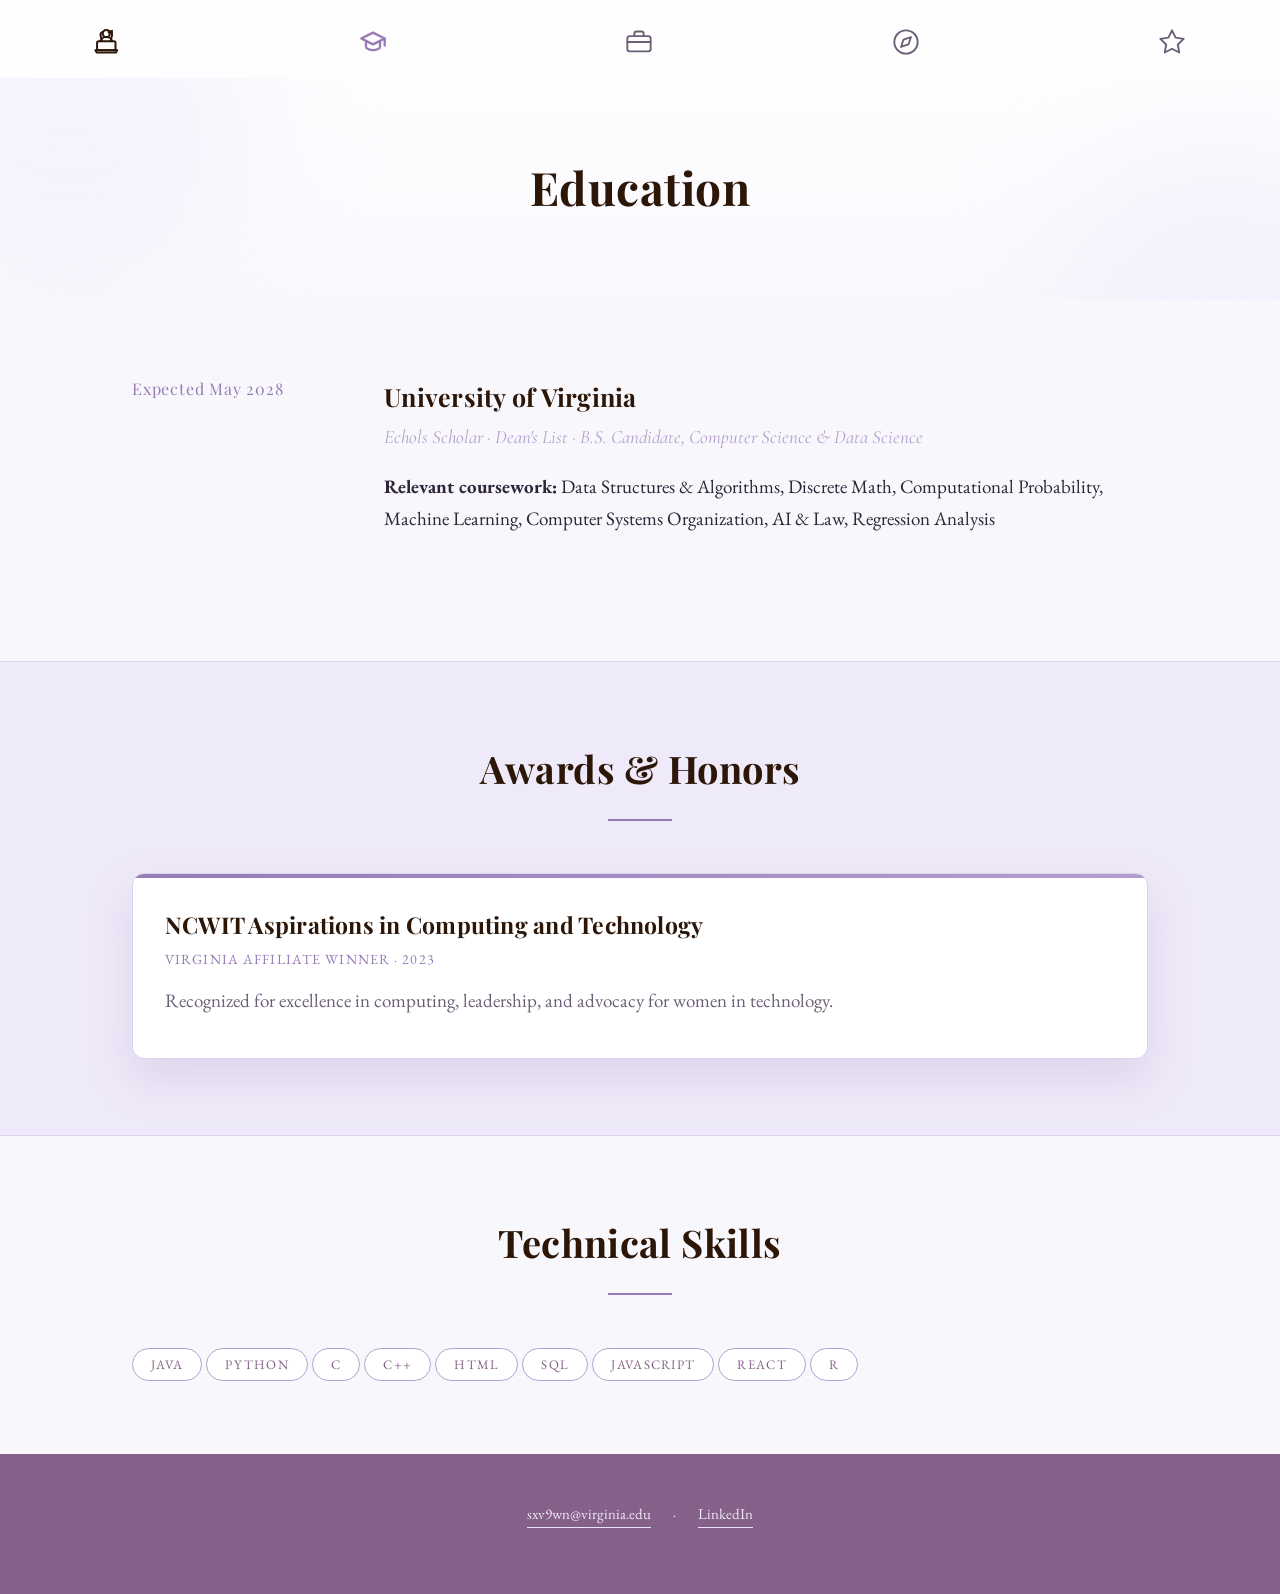
<file: education.html>
<!DOCTYPE html>
<html lang="en">
<head>
<meta charset="UTF-8" />
<meta name="viewport" content="width=device-width, initial-scale=1.0" />
<title>Education — Madison Xu</title>
<link rel="preconnect" href="https://fonts.googleapis.com">
<link href="https://fonts.googleapis.com/css2?family=Playfair+Display:ital,wght@0,600;0,700;1,600&family=Cormorant+Garamond:ital,wght@0,500;1,500&family=EB+Garamond:ital,wght@0,400;0,600;1,400&display=swap" rel="stylesheet">
<link rel="stylesheet" href="styles.css" />
</head>
<body>

<nav class="site-nav">
  <div class="nav-pill">
    <a href="index.html" class="brand-mark" aria-label="Madison Xu — Home"><svg viewBox="0 0 24 24" fill="none" stroke="currentColor" stroke-width="1.4" stroke-linecap="round" stroke-linejoin="round"><path d="M14.2 4.8c1.1.5 1.6 1.6 1.3 2.8-.3 1.2-.7 2.3-.9 3.4"/><path d="M8.8 4.8c-1.1.5-1.6 1.6-1.3 2.8.3 1.2.7 2.3.9 3.4"/><path d="M13.2 4.1 14.4 4.7 13.2 5.3"/><path d="M15.6 4.1 14.4 4.7 15.6 5.3"/><circle cx="11.5" cy="6" r="2.5"/><path d="M7.5 11.5c0-1.8 1.8-3 4-3s4 1.2 4 3"/><rect x="5" y="11.5" width="13" height="6.3" rx="1.1"/><path d="M3.8 17.8h15.4l-1 1.7H4.8z"/></svg></a>
    <div class="nav-links">
      <a href="education.html" aria-label="Education" class="active"><svg class="nav-icon" viewBox="0 0 24 24" fill="none" stroke="currentColor" stroke-width="1.6" stroke-linecap="round" stroke-linejoin="round"><path d="M2 9l10-5 10 5-10 5-10-5Z"/><path d="M6 11v5c0 1.5 2.7 3 6 3s6-1.5 6-3v-5"/><path d="M22 9v6"/></svg></a>
      <a href="projects.html" aria-label="Projects"><svg class="nav-icon" viewBox="0 0 24 24" fill="none" stroke="currentColor" stroke-width="1.6" stroke-linecap="round" stroke-linejoin="round"><rect x="2" y="7" width="20" height="13" rx="2"/><path d="M8 7V5a2 2 0 0 1 2-2h4a2 2 0 0 1 2 2v2"/><path d="M2 12h20"/></svg></a>
      <a href="experience.html" aria-label="Experience"><svg class="nav-icon" viewBox="0 0 24 24" fill="none" stroke="currentColor" stroke-width="1.6" stroke-linecap="round" stroke-linejoin="round"><circle cx="12" cy="12" r="10"/><polygon points="16.24 7.76 14.12 14.12 7.76 16.24 9.88 9.88 16.24 7.76"/></svg></a>
      <a href="extracurriculars.html" aria-label="Extracurriculars"><svg class="nav-icon" viewBox="0 0 24 24" fill="none" stroke="currentColor" stroke-width="1.6" stroke-linecap="round" stroke-linejoin="round"><polygon points="12 2 15.09 8.26 22 9.27 17 14.14 18.18 21.02 12 17.77 5.82 21.02 7 14.14 2 9.27 8.91 8.26 12 2"/></svg></a>
    </div>
  </div>
</nav>

<header class="hero page-hero">
  <div class="container">
    <h1>Education</h1>
  </div>
</header>

<section class="block">
  <div class="container">
    <div class="timeline-item">
      <div class="when">Expected May 2028</div>
      <div>
        <h3>University of Virginia</h3>
        <div class="role">Echols Scholar &middot; Dean's List &middot; B.S. Candidate, Computer Science &amp; Data Science</div>
        <p><strong>Relevant coursework:</strong> Data Structures &amp; Algorithms, Discrete Math, Computational Probability, Machine Learning, Computer Systems Organization, AI &amp; Law, Regression Analysis</p>
      </div>
    </div>
  </div>
</section>

<section class="block alt">
  <div class="container">
    <div class="section-head">
      <h2>Awards &amp; Honors</h2>
      <div class="rule"></div>
    </div>
    <div class="grid">
      <div class="card">
        <h3>NCWIT Aspirations in Computing and Technology</h3>
        <div class="meta">Virginia Affiliate Winner &middot; 2023</div>
        <p>Recognized for excellence in computing, leadership, and advocacy for women in technology.</p>
      </div>
    </div>
  </div>
</section>

<section class="block">
  <div class="container">
    <div class="section-head">
      <h2>Technical Skills</h2>
      <div class="rule"></div>
    </div>
    <div class="tags" style="justify-content:center;">
      <span class="tag">Java</span>
      <span class="tag">Python</span>
      <span class="tag">C</span>
      <span class="tag">C++</span>
      <span class="tag">HTML</span>
      <span class="tag">SQL</span>
      <span class="tag">JavaScript</span>
      <span class="tag">React</span>
      <span class="tag">R</span>
    </div>
  </div>
</section>

<footer>
  <div class="container">
    <div class="contact-line">
      <a href="mailto:sxv9wn@virginia.edu">sxv9wn@virginia.edu</a>
      <span>&middot;</span>
      <a href="#">LinkedIn</a>
    </div>
  </div>
</footer>

</body>
</html>
</file>
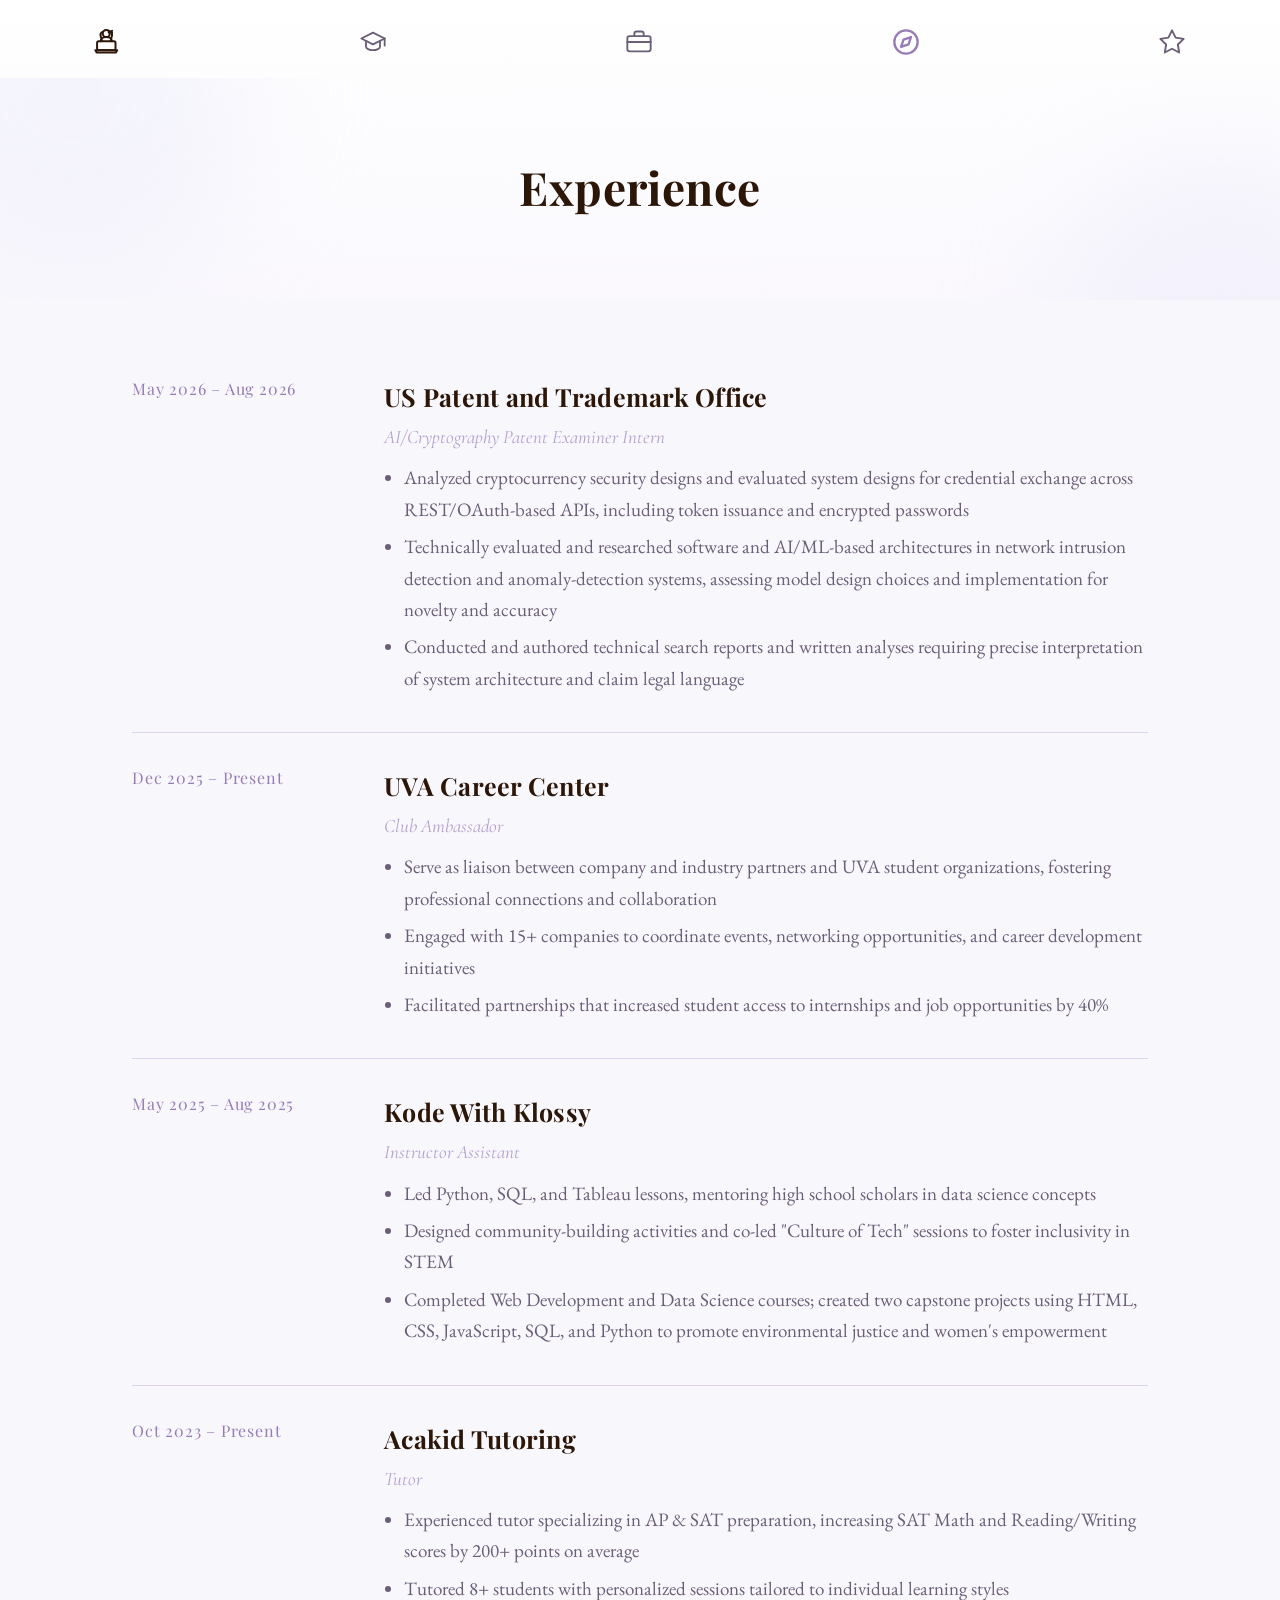
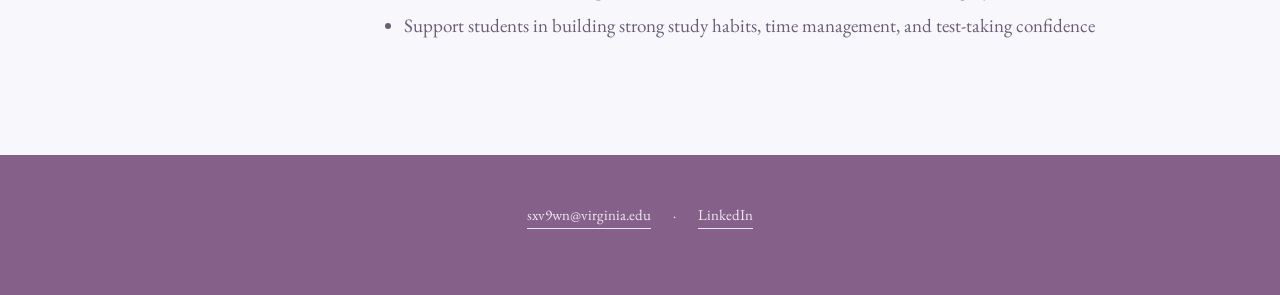
<file: experience.html>
<!DOCTYPE html>
<html lang="en">
<head>
<meta charset="UTF-8" />
<meta name="viewport" content="width=device-width, initial-scale=1.0" />
<title>Experience — Madison Xu</title>
<link rel="preconnect" href="https://fonts.googleapis.com">
<link href="https://fonts.googleapis.com/css2?family=Playfair+Display:ital,wght@0,600;0,700;1,600&family=Cormorant+Garamond:ital,wght@0,500;1,500&family=EB+Garamond:ital,wght@0,400;0,600;1,400&display=swap" rel="stylesheet">
<link rel="stylesheet" href="styles.css" />
</head>
<body>

<nav class="site-nav">
  <div class="nav-pill">
    <a href="index.html" class="brand-mark" aria-label="Madison Xu — Home"><svg viewBox="0 0 24 24" fill="none" stroke="currentColor" stroke-width="1.4" stroke-linecap="round" stroke-linejoin="round"><path d="M14.2 4.8c1.1.5 1.6 1.6 1.3 2.8-.3 1.2-.7 2.3-.9 3.4"/><path d="M8.8 4.8c-1.1.5-1.6 1.6-1.3 2.8.3 1.2.7 2.3.9 3.4"/><path d="M13.2 4.1 14.4 4.7 13.2 5.3"/><path d="M15.6 4.1 14.4 4.7 15.6 5.3"/><circle cx="11.5" cy="6" r="2.5"/><path d="M7.5 11.5c0-1.8 1.8-3 4-3s4 1.2 4 3"/><rect x="5" y="11.5" width="13" height="6.3" rx="1.1"/><path d="M3.8 17.8h15.4l-1 1.7H4.8z"/></svg></a>
    <div class="nav-links">
      <a href="education.html" aria-label="Education"><svg class="nav-icon" viewBox="0 0 24 24" fill="none" stroke="currentColor" stroke-width="1.6" stroke-linecap="round" stroke-linejoin="round"><path d="M2 9l10-5 10 5-10 5-10-5Z"/><path d="M6 11v5c0 1.5 2.7 3 6 3s6-1.5 6-3v-5"/><path d="M22 9v6"/></svg></a>
      <a href="projects.html" aria-label="Projects"><svg class="nav-icon" viewBox="0 0 24 24" fill="none" stroke="currentColor" stroke-width="1.6" stroke-linecap="round" stroke-linejoin="round"><rect x="2" y="7" width="20" height="13" rx="2"/><path d="M8 7V5a2 2 0 0 1 2-2h4a2 2 0 0 1 2 2v2"/><path d="M2 12h20"/></svg></a>
      <a href="experience.html" aria-label="Experience" class="active"><svg class="nav-icon" viewBox="0 0 24 24" fill="none" stroke="currentColor" stroke-width="1.6" stroke-linecap="round" stroke-linejoin="round"><circle cx="12" cy="12" r="10"/><polygon points="16.24 7.76 14.12 14.12 7.76 16.24 9.88 9.88 16.24 7.76"/></svg></a>
      <a href="extracurriculars.html" aria-label="Extracurriculars"><svg class="nav-icon" viewBox="0 0 24 24" fill="none" stroke="currentColor" stroke-width="1.6" stroke-linecap="round" stroke-linejoin="round"><polygon points="12 2 15.09 8.26 22 9.27 17 14.14 18.18 21.02 12 17.77 5.82 21.02 7 14.14 2 9.27 8.91 8.26 12 2"/></svg></a>
    </div>
  </div>
</nav>

<header class="hero page-hero">
  <div class="container">
    <h1>Experience</h1>
  </div>
</header>

<section class="block">
  <div class="container">

    <div class="timeline-item">
      <div class="when">May 2026 &ndash; Aug 2026</div>
      <div>
        <h3>US Patent and Trademark Office</h3>
        <div class="role">AI/Cryptography Patent Examiner Intern</div>
        <ul>
          <li>Analyzed cryptocurrency security designs and evaluated system designs for credential exchange across REST/OAuth-based APIs, including token issuance and encrypted passwords</li>
          <li>Technically evaluated and researched software and AI/ML-based architectures in network intrusion detection and anomaly-detection systems, assessing model design choices and implementation for novelty and accuracy</li>
          <li>Conducted and authored technical search reports and written analyses requiring precise interpretation of system architecture and claim legal language</li>
        </ul>
      </div>
    </div>

    <div class="timeline-item">
      <div class="when">Dec 2025 &ndash; Present</div>
      <div>
        <h3>UVA Career Center</h3>
        <div class="role">Club Ambassador</div>
        <ul>
          <li>Serve as liaison between company and industry partners and UVA student organizations, fostering professional connections and collaboration</li>
          <li>Engaged with 15+ companies to coordinate events, networking opportunities, and career development initiatives</li>
          <li>Facilitated partnerships that increased student access to internships and job opportunities by 40%</li>
        </ul>
      </div>
    </div>

    <div class="timeline-item">
      <div class="when">May 2025 &ndash; Aug 2025</div>
      <div>
        <h3>Kode With Klossy</h3>
        <div class="role">Instructor Assistant</div>
        <ul>
          <li>Led Python, SQL, and Tableau lessons, mentoring high school scholars in data science concepts</li>
          <li>Designed community-building activities and co-led "Culture of Tech" sessions to foster inclusivity in STEM</li>
          <li>Completed Web Development and Data Science courses; created two capstone projects using HTML, CSS, JavaScript, SQL, and Python to promote environmental justice and women's empowerment</li>
        </ul>
      </div>
    </div>

    <div class="timeline-item">
      <div class="when">Oct 2023 &ndash; Present</div>
      <div>
        <h3>Acakid Tutoring</h3>
        <div class="role">Tutor</div>
        <ul>
          <li>Experienced tutor specializing in AP &amp; SAT preparation, increasing SAT Math and Reading/Writing scores by 200+ points on average</li>
          <li>Tutored 8+ students with personalized sessions tailored to individual learning styles</li>
          <li>Support students in building strong study habits, time management, and test-taking confidence</li>
        </ul>
      </div>
    </div>

  </div>
</section>

<footer>
  <div class="container">
    <div class="contact-line">
      <a href="mailto:sxv9wn@virginia.edu">sxv9wn@virginia.edu</a>
      <span>&middot;</span>
      <a href="#">LinkedIn</a>
    </div>
  </div>
</footer>

</body>
</html>
</file>
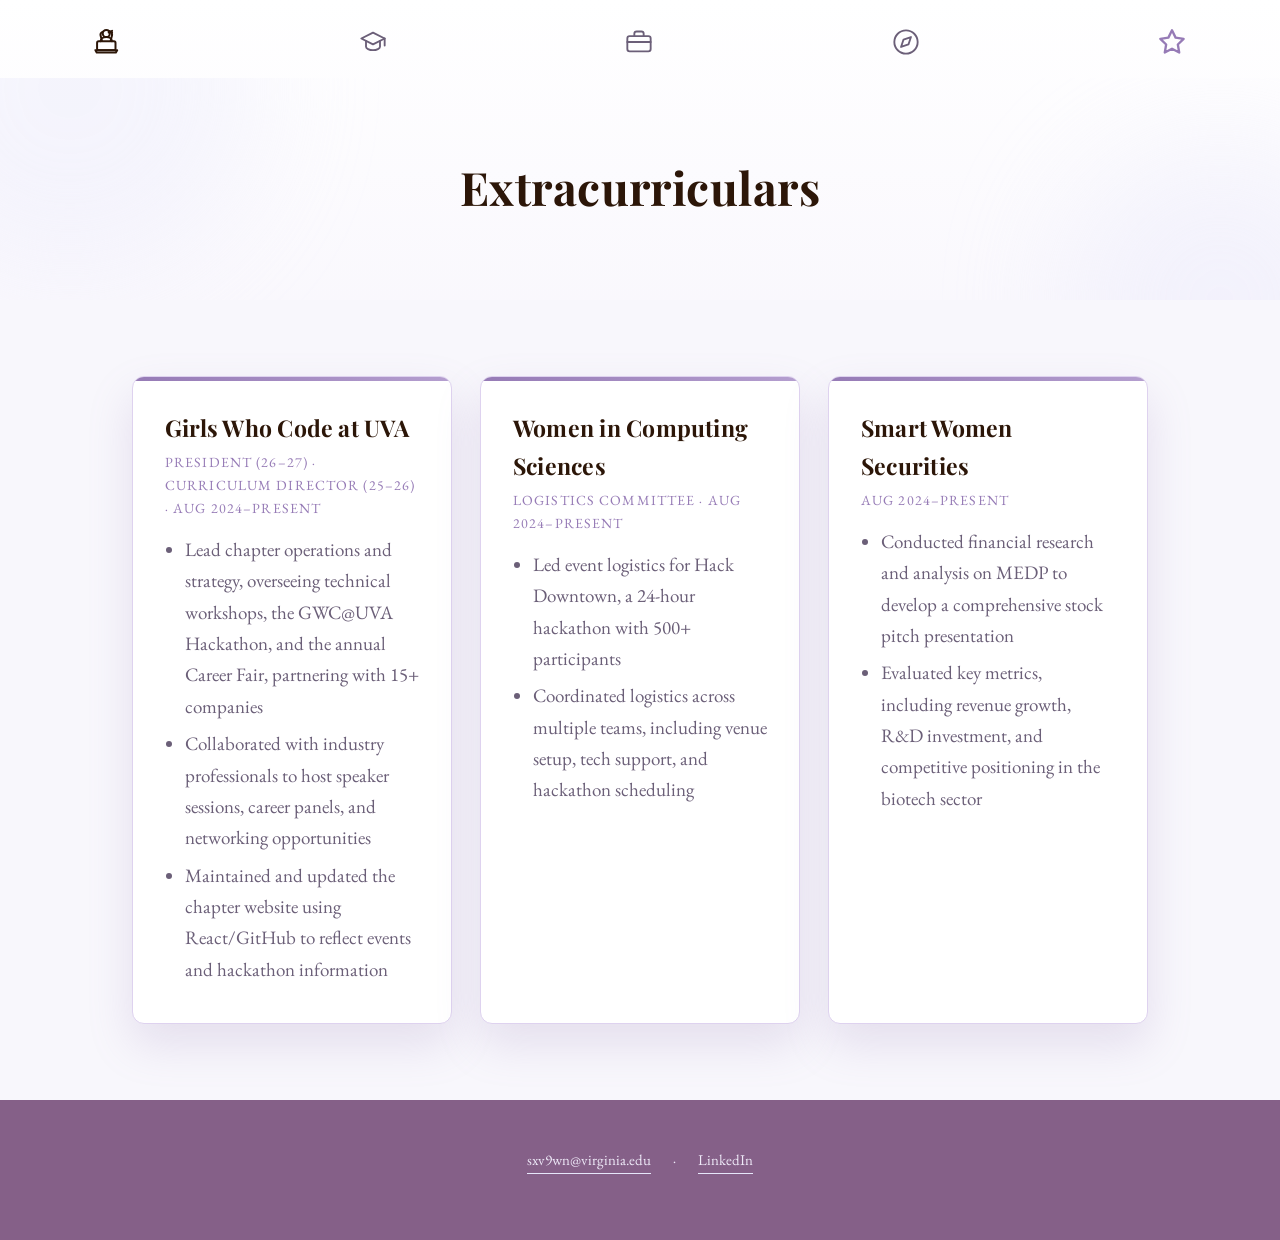
<file: extracurriculars.html>
<!DOCTYPE html>
<html lang="en">
<head>
<meta charset="UTF-8" />
<meta name="viewport" content="width=device-width, initial-scale=1.0" />
<title>Extracurriculars — Madison Xu</title>
<link rel="preconnect" href="https://fonts.googleapis.com">
<link href="https://fonts.googleapis.com/css2?family=Playfair+Display:ital,wght@0,600;0,700;1,600&family=Cormorant+Garamond:ital,wght@0,500;1,500&family=EB+Garamond:ital,wght@0,400;0,600;1,400&display=swap" rel="stylesheet">
<link rel="stylesheet" href="styles.css" />
</head>
<body>

<nav class="site-nav">
  <div class="nav-pill">
    <a href="index.html" class="brand-mark" aria-label="Madison Xu — Home"><svg viewBox="0 0 24 24" fill="none" stroke="currentColor" stroke-width="1.4" stroke-linecap="round" stroke-linejoin="round"><path d="M14.2 4.8c1.1.5 1.6 1.6 1.3 2.8-.3 1.2-.7 2.3-.9 3.4"/><path d="M8.8 4.8c-1.1.5-1.6 1.6-1.3 2.8.3 1.2.7 2.3.9 3.4"/><path d="M13.2 4.1 14.4 4.7 13.2 5.3"/><path d="M15.6 4.1 14.4 4.7 15.6 5.3"/><circle cx="11.5" cy="6" r="2.5"/><path d="M7.5 11.5c0-1.8 1.8-3 4-3s4 1.2 4 3"/><rect x="5" y="11.5" width="13" height="6.3" rx="1.1"/><path d="M3.8 17.8h15.4l-1 1.7H4.8z"/></svg></a>
    <div class="nav-links">
      <a href="education.html" aria-label="Education"><svg class="nav-icon" viewBox="0 0 24 24" fill="none" stroke="currentColor" stroke-width="1.6" stroke-linecap="round" stroke-linejoin="round"><path d="M2 9l10-5 10 5-10 5-10-5Z"/><path d="M6 11v5c0 1.5 2.7 3 6 3s6-1.5 6-3v-5"/><path d="M22 9v6"/></svg></a>
      <a href="projects.html" aria-label="Projects"><svg class="nav-icon" viewBox="0 0 24 24" fill="none" stroke="currentColor" stroke-width="1.6" stroke-linecap="round" stroke-linejoin="round"><rect x="2" y="7" width="20" height="13" rx="2"/><path d="M8 7V5a2 2 0 0 1 2-2h4a2 2 0 0 1 2 2v2"/><path d="M2 12h20"/></svg></a>
      <a href="experience.html" aria-label="Experience"><svg class="nav-icon" viewBox="0 0 24 24" fill="none" stroke="currentColor" stroke-width="1.6" stroke-linecap="round" stroke-linejoin="round"><circle cx="12" cy="12" r="10"/><polygon points="16.24 7.76 14.12 14.12 7.76 16.24 9.88 9.88 16.24 7.76"/></svg></a>
      <a href="extracurriculars.html" aria-label="Extracurriculars" class="active"><svg class="nav-icon" viewBox="0 0 24 24" fill="none" stroke="currentColor" stroke-width="1.6" stroke-linecap="round" stroke-linejoin="round"><polygon points="12 2 15.09 8.26 22 9.27 17 14.14 18.18 21.02 12 17.77 5.82 21.02 7 14.14 2 9.27 8.91 8.26 12 2"/></svg></a>
    </div>
  </div>
</nav>

<header class="hero page-hero">
  <div class="container">
    <h1>Extracurriculars</h1>
  </div>
</header>

<section class="block">
  <div class="container">
    <div class="grid">

      <div class="card">
        <h3>Girls Who Code at UVA</h3>
        <div class="meta">President (26&ndash;27) &middot; Curriculum Director (25&ndash;26) &middot; Aug 2024&ndash;Present</div>
        <ul>
          <li>Lead chapter operations and strategy, overseeing technical workshops, the GWC@UVA Hackathon, and the annual Career Fair, partnering with 15+ companies</li>
          <li>Collaborated with industry professionals to host speaker sessions, career panels, and networking opportunities</li>
          <li>Maintained and updated the chapter website using React/GitHub to reflect events and hackathon information</li>
        </ul>
      </div>

      <div class="card">
        <h3>Women in Computing Sciences</h3>
        <div class="meta">Logistics Committee &middot; Aug 2024&ndash;Present</div>
        <ul>
          <li>Led event logistics for Hack Downtown, a 24-hour hackathon with 500+ participants</li>
          <li>Coordinated logistics across multiple teams, including venue setup, tech support, and hackathon scheduling</li>
        </ul>
      </div>

      <div class="card">
        <h3>Smart Women Securities</h3>
        <div class="meta">Aug 2024&ndash;Present</div>
        <ul>
          <li>Conducted financial research and analysis on MEDP to develop a comprehensive stock pitch presentation</li>
          <li>Evaluated key metrics, including revenue growth, R&amp;D investment, and competitive positioning in the biotech sector</li>
        </ul>
      </div>

    </div>
  </div>
</section>

<footer>
  <div class="container">
    <div class="contact-line">
      <a href="mailto:sxv9wn@virginia.edu">sxv9wn@virginia.edu</a>
      <span>&middot;</span>
      <a href="#">LinkedIn</a>
    </div>
  </div>
</footer>

</body>
</html>
</file>
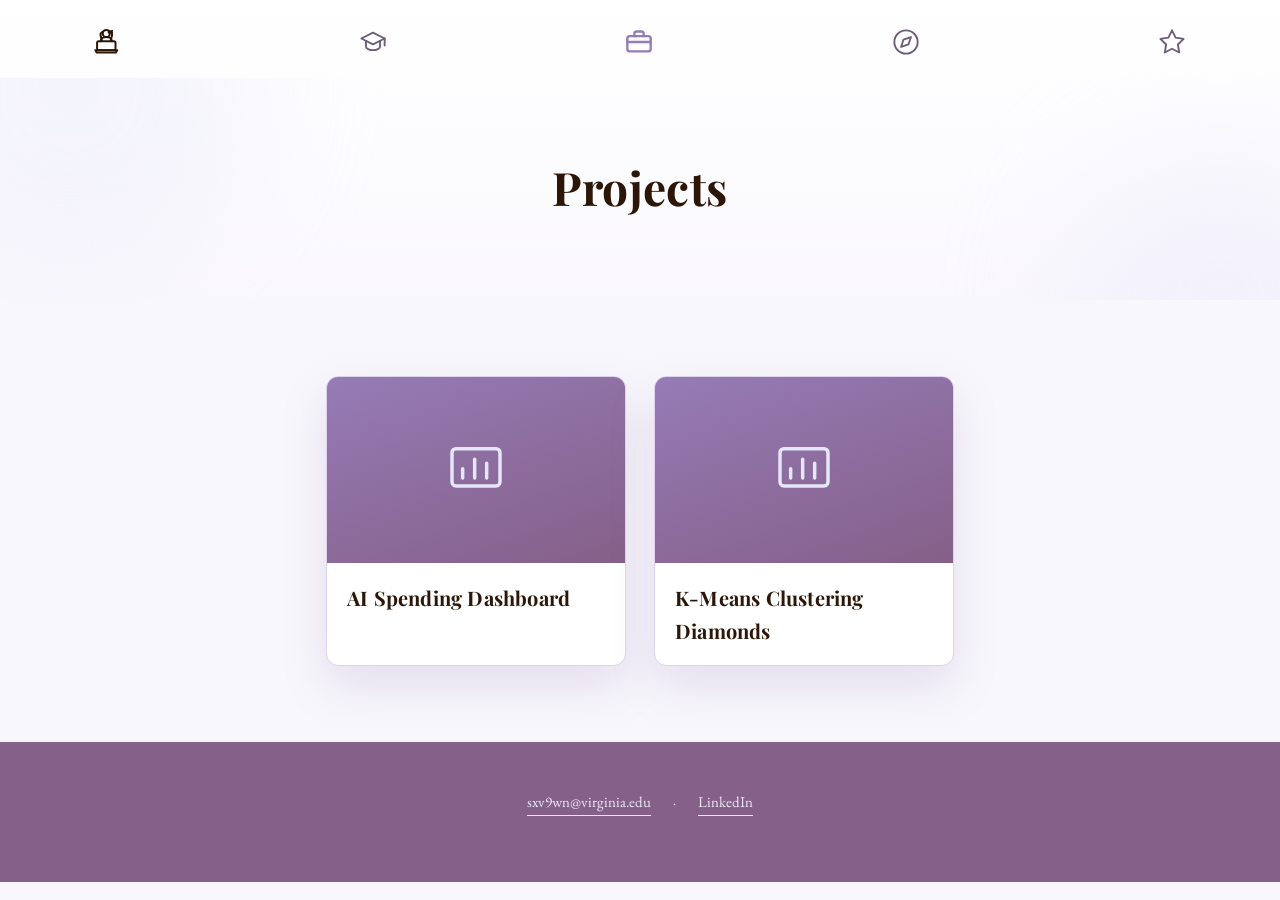
<file: projects.html>
<!DOCTYPE html>
<html lang="en">
<head>
<meta charset="UTF-8" />
<meta name="viewport" content="width=device-width, initial-scale=1.0" />
<title>Projects — Madison Xu</title>
<link rel="preconnect" href="https://fonts.googleapis.com">
<link href="https://fonts.googleapis.com/css2?family=Playfair+Display:ital,wght@0,600;0,700;1,600&family=Cormorant+Garamond:ital,wght@0,500;1,500&family=EB+Garamond:ital,wght@0,400;0,600;1,400&display=swap" rel="stylesheet">
<link rel="stylesheet" href="styles.css" />
</head>
<body>

<nav class="site-nav">
  <div class="nav-pill">
    <a href="index.html" class="brand-mark" aria-label="Madison Xu — Home"><svg viewBox="0 0 24 24" fill="none" stroke="currentColor" stroke-width="1.4" stroke-linecap="round" stroke-linejoin="round"><path d="M14.2 4.8c1.1.5 1.6 1.6 1.3 2.8-.3 1.2-.7 2.3-.9 3.4"/><path d="M8.8 4.8c-1.1.5-1.6 1.6-1.3 2.8.3 1.2.7 2.3.9 3.4"/><path d="M13.2 4.1 14.4 4.7 13.2 5.3"/><path d="M15.6 4.1 14.4 4.7 15.6 5.3"/><circle cx="11.5" cy="6" r="2.5"/><path d="M7.5 11.5c0-1.8 1.8-3 4-3s4 1.2 4 3"/><rect x="5" y="11.5" width="13" height="6.3" rx="1.1"/><path d="M3.8 17.8h15.4l-1 1.7H4.8z"/></svg></a>
    <div class="nav-links">
      <a href="education.html" aria-label="Education"><svg class="nav-icon" viewBox="0 0 24 24" fill="none" stroke="currentColor" stroke-width="1.6" stroke-linecap="round" stroke-linejoin="round"><path d="M2 9l10-5 10 5-10 5-10-5Z"/><path d="M6 11v5c0 1.5 2.7 3 6 3s6-1.5 6-3v-5"/><path d="M22 9v6"/></svg></a>
      <a href="projects.html" aria-label="Projects" class="active"><svg class="nav-icon" viewBox="0 0 24 24" fill="none" stroke="currentColor" stroke-width="1.6" stroke-linecap="round" stroke-linejoin="round"><rect x="2" y="7" width="20" height="13" rx="2"/><path d="M8 7V5a2 2 0 0 1 2-2h4a2 2 0 0 1 2 2v2"/><path d="M2 12h20"/></svg></a>
      <a href="experience.html" aria-label="Experience"><svg class="nav-icon" viewBox="0 0 24 24" fill="none" stroke="currentColor" stroke-width="1.6" stroke-linecap="round" stroke-linejoin="round"><circle cx="12" cy="12" r="10"/><polygon points="16.24 7.76 14.12 14.12 7.76 16.24 9.88 9.88 16.24 7.76"/></svg></a>
      <a href="extracurriculars.html" aria-label="Extracurriculars"><svg class="nav-icon" viewBox="0 0 24 24" fill="none" stroke="currentColor" stroke-width="1.6" stroke-linecap="round" stroke-linejoin="round"><polygon points="12 2 15.09 8.26 22 9.27 17 14.14 18.18 21.02 12 17.77 5.82 21.02 7 14.14 2 9.27 8.91 8.26 12 2"/></svg></a>
    </div>
  </div>
</nav>

<header class="hero page-hero">
  <div class="container">
    <h1>Projects</h1>
  </div>
</header>

<section class="block">
  <div class="container">
    <div class="project-grid">

  <a href="https://github.com/xumadison/ai-spending-dashboard" target="_blank" rel="noopener" class="project-tile">
    <div class="project-thumb">
      <svg viewBox="0 0 24 24" fill="none" stroke="currentColor" stroke-width="1.3" stroke-linecap="round" stroke-linejoin="round"><rect x="3" y="4" width="18" height="14" rx="1.5"/><path d="M7 15v-3.5"/><path d="M11.5 15V8"/><path d="M16 15v-5.5"/></svg>
    </div>
    <h3>AI Spending Dashboard</h3>
  </a>

  <a href="https://gist.github.com/xumadison/315083715f679641dc75573b33b353d0" target="_blank" rel="noopener" class="project-tile">
    <div class="project-thumb">
      <svg viewBox="0 0 24 24" fill="none" stroke="currentColor" stroke-width="1.3" stroke-linecap="round" stroke-linejoin="round"><rect x="3" y="4" width="18" height="14" rx="1.5"/><path d="M7 15v-3.5"/><path d="M11.5 15V8"/><path d="M16 15v-5.5"/></svg>
    </div>
    <h3>K-Means Clustering Diamonds</h3>
  </a>

</div>
  </div>
</section>

<footer>
  <div class="container">
    <div class="contact-line">
      <a href="mailto:sxv9wn@virginia.edu">sxv9wn@virginia.edu</a>
      <span>&middot;</span>
      <a href="#">LinkedIn</a>
    </div>
  </div>
</footer>

</body>
</html>
</file>
<file: styles.css>
/* ===================================================
   Madison Xu — Portfolio
   CSS completed by Claudie.ai 
=================================================== */

:root {
  --purple-deep: #856088;
  --purple: #967bb6;
  --purple-mid: #7e6398;
  --purple-soft: #b49ecf;
  --purple-pale: #e6e6fa;
  --lavender-bg: #f8f7fc;
  --surface: #ffffff;
  --surface-alt: #efeaf9;
  --lilac-border: #ded2ef;
  --lilac-pill: #ece3f7;
  --ink: #2e2438;
  --ink-soft: #6b5f78;
  --shadow: 0 20px 45px rgba(150, 123, 182, 0.20);
  --shadow-lg: 0 30px 60px rgba(133, 96, 136, 0.30);
  --radius: 12px;
  --title-color: #2c1608;
}

* { box-sizing: border-box; }

html { scroll-behavior: smooth; }

body {
  margin: 0;
  background: var(--lavender-bg);
  color: var(--ink);
  font-family: "EB Garamond", "Cormorant Garamond", Georgia, serif;
  font-size: 19px;
  line-height: 1.65;
}

h1, h2, h3, h4, .display {
  font-family: "Playfair Display", "Times New Roman", serif;
  color: var(--title-color);
  margin: 0;
  letter-spacing: 0.01em;
}

a { color: inherit; text-decoration: none; }

.container {
  max-width: 1080px;
  margin: 0 auto;
  padding: 0 32px;
}

/* ---------- Nav (borderless, icon-only, matches hero background) ---------- */
@keyframes navIconIn {
  0% { transform: scale(0.5); opacity: 0; }
  65% { transform: scale(1.18); opacity: 1; }
  100% { transform: scale(1); opacity: 1; }
}

.site-nav {
  position: sticky;
  top: 0;
  z-index: 50;
  background-image: linear-gradient(180deg, var(--surface) 0%, var(--surface-alt) 100%);
  background-attachment: fixed;
  background-size: 100% 100vh;
  background-repeat: no-repeat;
  padding: 24px 40px 18px;
  display: flex;
  justify-content: center;
}

.nav-pill {
  width: 100%;
  max-width: 1100px;
  display: flex;
  align-items: center;
  justify-content: space-between;
  gap: 18px;
  background: transparent;
  border: none;
  box-shadow: none;
  padding: 0;
}

.brand-mark {
  display: flex;
  align-items: center;
  justify-content: center;
  background: transparent;
  color: var(--title-color);
  flex-shrink: 0;
  transition: transform 0.25s cubic-bezier(.34,1.56,.64,1);
}

.brand-mark svg {
  width: 34px;
  height: 34px;
  animation: navIconIn 0.5s cubic-bezier(.34,1.56,.64,1) both;
}

.brand-mark:hover {
  transform: scale(1.14) rotate(-4deg);
}

.nav-links {
  display: contents;
}

.nav-links a {
  display: flex;
  align-items: center;
  justify-content: center;
  color: var(--ink-soft);
  padding: 4px;
  border-bottom: none;
  transition: color 0.2s ease;
  white-space: nowrap;
}

.nav-links a:hover,
.nav-links a.active {
  color: var(--purple);
}

.nav-icon {
  width: 28px;
  height: 28px;
  flex-shrink: 0;
  transition: transform 0.25s cubic-bezier(.34,1.56,.64,1), stroke-width 0.2s ease;
  animation: navIconIn 0.5s cubic-bezier(.34,1.56,.64,1) both;
}

.nav-links a:nth-child(1) .nav-icon { animation-delay: 0.03s; }
.nav-links a:nth-child(2) .nav-icon { animation-delay: 0.08s; }
.nav-links a:nth-child(3) .nav-icon { animation-delay: 0.13s; }
.nav-links a:nth-child(4) .nav-icon { animation-delay: 0.18s; }
.nav-links a:nth-child(5) .nav-icon { animation-delay: 0.23s; }

.nav-links a:hover .nav-icon {
  transform: scale(1.22) translateY(-2px);
  stroke-width: 2;
}

.nav-links a.active .nav-icon {
  stroke-width: 2;
  transform: scale(1.08);
}

.nav-links a:active .nav-icon {
  transform: scale(0.92);
}

/* ---------- Hero (shared) ---------- */
.hero {
  background-image: linear-gradient(180deg, var(--surface) 0%, var(--surface-alt) 100%);
  background-attachment: fixed;
  background-size: 100% 100vh;
  background-repeat: no-repeat;
  color: var(--ink);
  padding: 96px 0 84px;
  text-align: center;
  position: relative;
  overflow: hidden;
}

.hero::before, .hero::after {
  content: "";
  position: absolute;
  border-radius: 50%;
  background: var(--purple-pale);
  opacity: 0.35;
  filter: blur(60px);
}

.hero::before { width: 380px; height: 380px; top: -180px; left: -120px; }
.hero::after { width: 320px; height: 320px; bottom: -160px; right: -100px; }

.hero .eyebrow {
  text-transform: uppercase;
  letter-spacing: 0.35em;
  font-size: 13px;
  color: var(--purple-soft);
  margin-bottom: 22px;
  position: relative;
}

.hero h1 {
  color: var(--title-color);
  font-size: 60px;
  margin-bottom: 18px;
  position: relative;
}

.hero .subtitle {
  font-family: "Cormorant Garamond", serif;
  font-style: italic;
  font-size: 24px;
  color: var(--ink-soft);
  max-width: 640px;
  margin: 0 auto 30px;
  position: relative;
}

.hero .tags {
  display: flex;
  gap: 14px;
  flex-wrap: wrap;
  justify-content: center;
  margin-top: 8px;
  position: relative;
}

.tag {
  border: 1px solid var(--purple-soft);
  color: var(--purple-deep);
  padding: 7px 18px;
  font-size: 13px;
  letter-spacing: 0.1em;
  text-transform: uppercase;
  border-radius: 999px;
  background: var(--surface);
}

.page-hero {
  padding: 72px 0 56px;
}

.page-hero .eyebrow { margin-bottom: 14px; }
.page-hero h1 { font-size: 46px; }
.page-hero p.subtitle,
.page-hero > .container > p {
  color: var(--ink-soft);
  font-family: "Cormorant Garamond", serif;
  font-size: 21px;
  font-style: italic;
  max-width: 620px;
  margin: 14px auto 0;
  position: relative;
}

/* ---------- Home hero: two-column with photo bubble ---------- */
.home-hero { text-align: left; padding: 84px 0; }

.hero-grid {
  display: grid;
  grid-template-columns: 1.15fr 1fr;
  gap: 56px;
  align-items: center;
  position: relative;
}

.hero-copy .eyebrow,
.hero-copy h1,
.hero-copy .subtitle,
.hero-copy .tags,
.hero-copy .btn-primary { text-align: left; margin-left: 0; margin-right: 0; }

.hero-copy .subtitle { margin: 0 0 30px; }

.hero-copy .accent {
  color: var(--purple);
  font-style: normal;
  font-family: "Cormorant Garamond", serif;
  font-weight: 600;
}

.btn-primary {
  display: inline-block;
  background: var(--purple);
  color: #fff;
  font-family: "EB Garamond", serif;
  font-size: 17px;
  letter-spacing: 0.06em;
  text-transform: uppercase;
  padding: 14px 34px;
  border-radius: 10px;
  box-shadow: var(--shadow);
  transition: transform 0.2s ease, background 0.2s ease;
}

.btn-primary:hover {
  background: var(--purple-mid);
  transform: translateY(-2px);
}

.hero-photo { display: flex; justify-content: center; position: relative; }

.photo-bubble {
  width: 100%;
  max-width: 360px;
  aspect-ratio: 4 / 4.6;
  border-radius: 28px;
  overflow: hidden;
  box-shadow: var(--shadow-lg);
  background: linear-gradient(160deg, var(--purple) 0%, var(--purple-deep) 100%);
}

.photo-bubble img {
  width: 100%;
  height: 100%;
  object-fit: cover;
  display: block;
}

.photo-placeholder {
  width: 100%;
  height: 100%;
  display: flex;
  align-items: center;
  justify-content: center;
  color: var(--purple-pale);
  font-family: "Playfair Display", serif;
  font-size: 84px;
}

/* ---------- Sections ---------- */
section.block {
  padding: 76px 0;
}

section.block.alt {
  background: var(--surface-alt);
  border-top: 1px solid var(--lilac-border);
  border-bottom: 1px solid var(--lilac-border);
}

.section-head {
  text-align: center;
  margin-bottom: 52px;
}

.section-head .eyebrow {
  text-transform: uppercase;
  letter-spacing: 0.3em;
  font-size: 13px;
  color: var(--purple-soft);
  margin-bottom: 12px;
}

.section-head h2 {
  font-size: 38px;
}

.section-head .rule {
  width: 64px;
  height: 2px;
  background: var(--purple);
  margin: 18px auto 0;
}

/* ---------- Cards ---------- */
.grid {
  display: grid;
  grid-template-columns: repeat(auto-fit, minmax(280px, 1fr));
  gap: 28px;
}

.card {
  background: var(--surface);
  border: 1px solid var(--lilac-border);
  border-radius: var(--radius);
  padding: 32px;
  box-shadow: var(--shadow);
  position: relative;
  overflow: hidden;
}

.card::before {
  content: "";
  position: absolute;
  top: 0; left: 0;
  width: 100%; height: 4px;
  background: linear-gradient(90deg, var(--purple), var(--purple-soft));
}

.card h3 {
  font-size: 23px;
  margin-bottom: 4px;
}

.card .meta {
  font-size: 14px;
  color: var(--purple);
  text-transform: uppercase;
  letter-spacing: 0.08em;
  margin-bottom: 14px;
}

.card p { margin: 0 0 10px; color: var(--ink-soft); }

.card ul {
  margin: 10px 0 0;
  padding-left: 20px;
  color: var(--ink-soft);
}

.card ul li { margin-bottom: 6px; }

.card .links {
  margin-top: 16px;
  display: flex;
  gap: 16px;
}

.card .links a {
  font-size: 14px;
  color: var(--purple);
  border-bottom: 1px solid var(--purple-soft);
  text-transform: uppercase;
  letter-spacing: 0.06em;
}

.card .award {
  display: inline-block;
  margin-top: 12px;
  font-size: 13px;
  color: var(--purple-deep);
  background: var(--lilac-pill);
  padding: 5px 12px;
  border-radius: 999px;
  letter-spacing: 0.04em;
}

/* Home highlight tiles */
.tile {
  display: block;
  background: var(--surface);
  border: 1px solid var(--lilac-border);
  border-radius: var(--radius);
  padding: 30px 26px;
  box-shadow: var(--shadow);
  transition: transform 0.2s ease, box-shadow 0.2s ease;
}

.tile:hover {
  transform: translateY(-4px);
  box-shadow: var(--shadow-lg);
}

.tile .num {
  font-family: "Playfair Display", serif;
  color: var(--purple-soft);
  font-size: 15px;
  letter-spacing: 0.2em;
  margin-bottom: 10px;
  display: block;
}

.tile h3 { font-size: 24px; margin-bottom: 8px; }
.tile p { color: var(--ink-soft); margin: 0; font-size: 17px; }

/* ---------- Timeline (Education / Experience) ---------- */
.timeline-item {
  display: grid;
  grid-template-columns: 220px 1fr;
  gap: 32px;
  padding: 32px 0;
  border-bottom: 1px solid var(--lilac-border);
}

.timeline-item:first-child { padding-top: 0; }
.timeline-item:last-child { border-bottom: none; }

.timeline-item .when {
  font-family: "Playfair Display", serif;
  color: var(--purple);
  font-size: 16px;
  letter-spacing: 0.05em;
}

.timeline-item h3 { font-size: 25px; margin-bottom: 4px; }
.timeline-item .role { color: var(--purple-soft); font-style: italic; font-family: "Cormorant Garamond", serif; font-size: 19px; margin-bottom: 10px; }
.timeline-item ul { margin: 10px 0 0; padding-left: 20px; color: var(--ink-soft); }
.timeline-item ul li { margin-bottom: 6px; }

/* ---------- About / Aspirations ---------- */
.about-wrap {
  display: grid;
  grid-template-columns: 1fr 1.4fr;
  gap: 56px;
  align-items: center;
}

.about-portrait {
  aspect-ratio: 3/4;
  background: linear-gradient(160deg, var(--purple) 0%, var(--purple-deep) 100%);
  border-radius: 28px;
  border: 6px solid var(--surface);
  outline: 1px solid var(--lilac-border);
  box-shadow: var(--shadow-lg);
  display: flex;
  align-items: center;
  justify-content: center;
  color: var(--purple-pale);
  font-family: "Playfair Display", serif;
  font-size: 90px;
  overflow: hidden;
}

.about-portrait img {
  width: 100%;
  height: 100%;
  object-fit: cover;
}

.pull-quote {
  font-family: "Cormorant Garamond", serif;
  font-style: italic;
  font-size: 26px;
  color: var(--purple);
  border-left: 3px solid var(--purple-soft);
  padding-left: 22px;
  margin: 30px 0;
}

.aspiration-list {
  display: grid;
  gap: 20px;
  margin-top: 40px;
}

.aspiration-list .item {
  display: grid;
  grid-template-columns: 46px 1fr;
  gap: 18px;
  align-items: flex-start;
}

.aspiration-list .item .n {
  font-family: "Playfair Display", serif;
  color: var(--purple);
  font-size: 26px;
  border: 1px solid var(--purple-soft);
  width: 46px; height: 46px;
  border-radius: 50%;
  display: flex; align-items: center; justify-content: center;
  background: var(--surface);
}

.note {
  margin-top: 40px;
  font-size: 15px;
  color: var(--ink-soft);
  border: 1px dashed var(--lilac-border);
  border-radius: var(--radius);
  padding: 16px 20px;
  background: var(--surface-alt);
}

/* ---------- Footer ---------- */
footer {
  background: var(--purple-deep);
  color: var(--surface-alt);
  padding: 48px 0;
  text-align: center;
}

footer .contact-line {
  display: flex;
  gap: 22px;
  justify-content: center;
  flex-wrap: wrap;
  margin-bottom: 18px;
  font-size: 15px;
}

footer .contact-line a { border-bottom: 1px solid var(--purple-pale); color: var(--surface-alt); }

footer .fine { color: var(--purple-pale); font-size: 13px; letter-spacing: 0.05em; }

/* ---------- Responsive ---------- */
@media (max-width: 1080px) and (min-width: 761px) {
  .nav-icon { width: 24px; height: 24px; }
  .brand-mark svg { width: 30px; height: 30px; }
}

@media (max-width: 760px) {
  body { font-size: 17px; }
  .hero h1 { font-size: 40px; }
  .page-hero h1 { font-size: 32px; }
  .about-wrap { grid-template-columns: 1fr; }
  .timeline-item { grid-template-columns: 1fr; gap: 8px; }
  .nav-pill { flex-wrap: wrap; justify-content: center; gap: 18px 22px; }
  .nav-icon { width: 25px; height: 25px; }
  .brand-mark svg { width: 30px; height: 30px; }
  .hero-grid { grid-template-columns: 1fr; text-align: center; }
  .hero-copy .eyebrow, .hero-copy h1, .hero-copy .subtitle, .hero-copy .tags, .hero-copy .btn-primary { text-align: center; }
  .hero-copy .tags { justify-content: center; }
  .hero-photo { order: -1; margin-bottom: 24px; }
  .photo-bubble { max-width: 280px; }
}

.project-grid {
  display: grid;
  grid-template-columns: repeat(auto-fit, minmax(220px, 300px));
  gap: 28px;
  justify-content: center;
}

.project-tile {
  display: block;
  background: var(--surface);
  border: 1px solid var(--lilac-border);
  border-radius: var(--radius);
  overflow: hidden;
  box-shadow: var(--shadow);
  transition: transform 0.25s ease, box-shadow 0.25s ease;
}

.project-tile:hover {
  transform: translateY(-4px);
  box-shadow: var(--shadow-lg);
}

.project-thumb {
  aspect-ratio: 16 / 10;
  display: flex;
  align-items: center;
  justify-content: center;
  background: linear-gradient(160deg, var(--purple) 0%, var(--purple-deep) 100%);
  color: var(--purple-pale);
}

.project-thumb img {
  width: 100%;
  height: 100%;
  object-fit: cover;
  display: block;
}

.project-thumb svg { width: 64px; height: 64px; }

.project-tile h3 {
  padding: 18px 20px;
  font-size: 20px;
  border-bottom: none;
}
</file>
